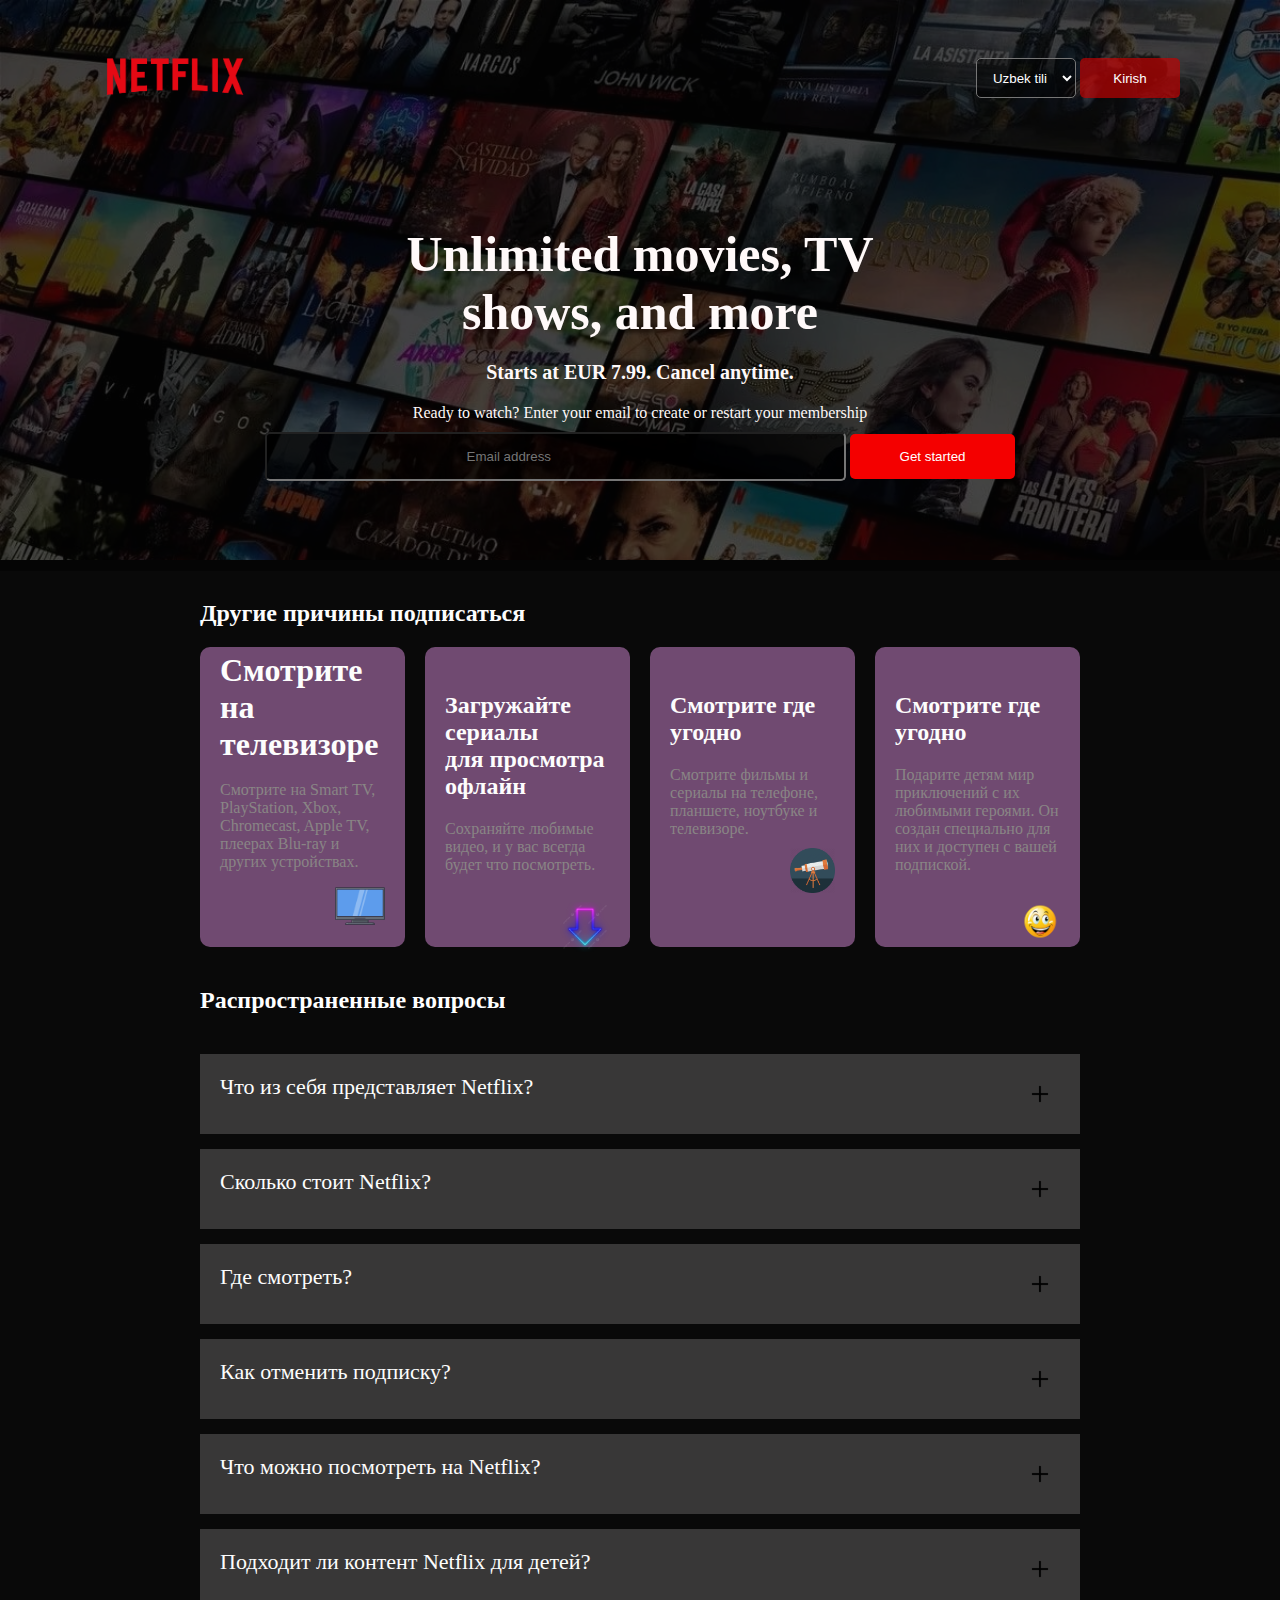
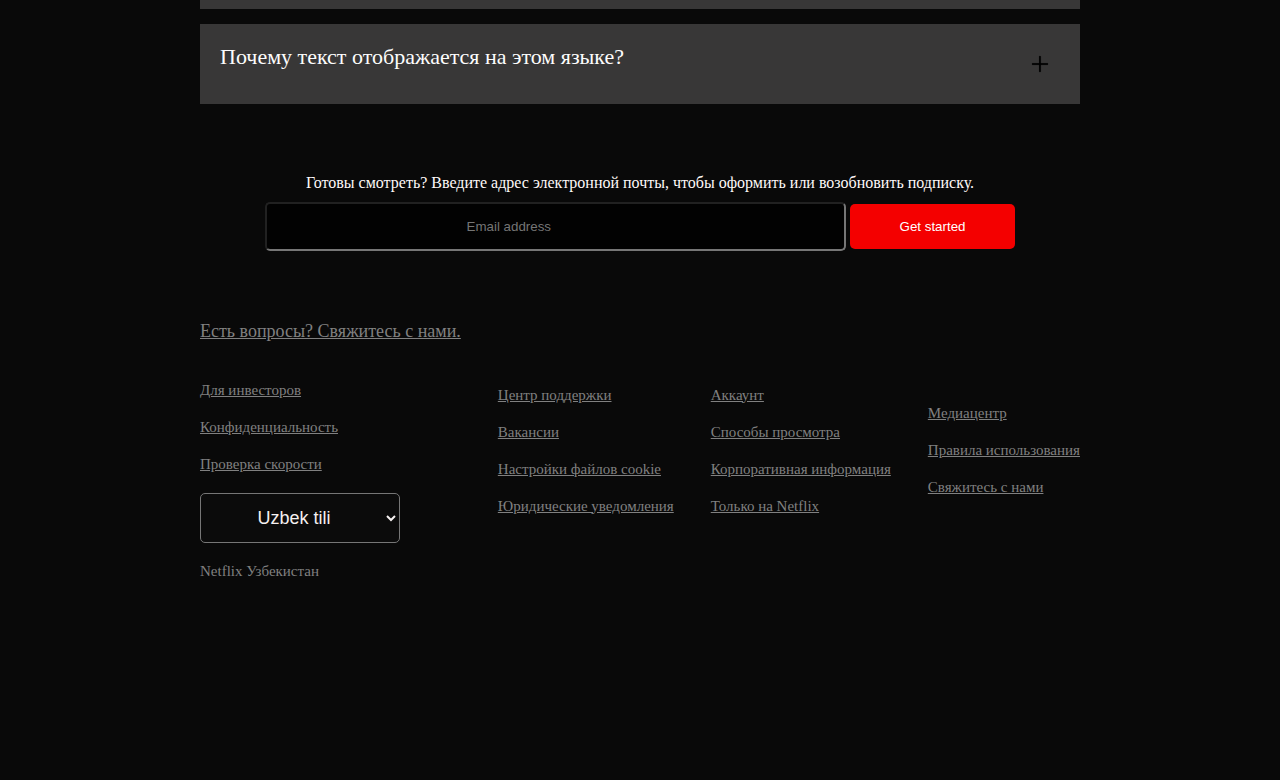
<file: index.html>
<!DOCTYPE html>
<html lang="en">
<head>
    <meta charset="UTF-8">
    <meta name="viewport" content="width=device-width, initial-scale=1.0">
    <title>netflik</title>
    <link rel="stylesheet" href="./style.css">
   <link rel="shortcut icon" href="./netflix-transparent-netflix-free-free-png.webp" type="image/x-icon">
</head>
<body>
    <header>
      <div class="blour">
        <nav>
            <div>
               <img src="./Netflix-logo.png" alt=""b width="150px">
            </div>
<div>
    <select>
        <option value="uz">Uzbek tili</option>
        <option value="en">Eng tili </option>
        <option value="ru">Rus tili</option>
    </select>
    <button>Kirish </button>
</div>
        </nav>
        <div class="content">
            <h1>Unlimited movies, TV <br> shows, and more</h1>
            <h3>Starts at EUR 7.99. Cancel anytime.</h3>
            <p>Ready to watch? Enter your email to create or restart your membership</p>
            <input type="email" placeholder="Email address">
            <button>Get started     </button>
        </div>
      </div>

    </header>
    <main >

        <section class="info">
        <h2>Другие причины подписаться</h2>
        <div class="kartalar">
            <div class="karta">
                <h1>Смотрите на телевизоре</h1>
                <br>
                <p>Смотрите на Smart TV, PlayStation, Xbox, Chromecast, Apple TV, плеерах Blu-ray и других устройствах.</p>
                <img src="./image copy 4.png" alt="" width="50px">
            </div>
            
            <div class="karta">
                <h2>Загружайте сериалы <br>для просмотра офлайн</h2>
                <p>Сохраняйте любимые видео, и у вас всегда будет что посмотреть.</p>
               <br>
                <img src="./image copy.png" alt="" width="50px">
            </div>
            <div class="karta">
                <h2>Смотрите где угодно</h2>
                <p>Смотрите фильмы и сериалы на телефоне, планшете, ноутбуке и телевизоре.
    
                </p>
                <img src="./image copy 2.png" alt="" width="45px" >
            </div>
            <div class="karta">
                <h2>Смотрите где угодно</h2>
                <p>Подарите детям мир приключений с их любимыми героями. Он создан специально для них и доступен с вашей подпиской.</p>
              <br>
                <img src="./image copy 3.png" alt="" width="40px">
            </div>
        
        </div>
    </section>
    <section class="faq">
        <h2>Распространенные вопросы</h2>
<div class="savollar">
    <div class="savol">
        <p>Что из себя представляет Netflix?</p>
        <img src="./small-plus-png-image-88078.png" alt="" width="40px">
    </div>
    <div class="savol">
        <p> Сколько стоит Netflix?</p>
        <img src="./small-plus-png-image-88078.png" alt="" width="40px"  >
    </div>
    <div class="savol">
        <p> Где смотреть?</p>
        <img src="./small-plus-png-image-88078.png" alt="" width="40px">
    </div>
    <div class="savol">
        <p>
            Как отменить подписку?</p>
        <img src="./small-plus-png-image-88078.png" alt="" width="40px">
    </div>
    <div class="savol">
        <p>
            Что можно посмотреть на Netflix?</p>
        <img src="./small-plus-png-image-88078.png" alt="" width="40px">
    </div>
    <div class="savol">
        <p>
            Подходит ли контент Netflix для детей?</p>
        <img src="./small-plus-png-image-88078.png" alt="" width="40px">
    </div>
    <div class="savol">
        <p>
            Почему текст отображается на этом языке?</p>
        <img src="./small-plus-png-image-88078.png" alt="" width="40px">
    </div>
   
</div>
       
    </section>
    <section class="content">
        <p>Готовы смотреть? Введите адрес электронной почты, чтобы оформить или возобновить подписку.
        </p>
        <input type="email" placeholder="Email address">
        <button>Get started     </button>
    </section>
    </main>
    <footer>
     
        <div ><a href="https://help.netflix.com/ru/contactus" class="text1"> Есть вопросы? Свяжитесь с нами.</a>
        <a href="https://help.netflix.com/ru/node/412">Для инвесторов</a>
        <a href="https://ir.netflix.net/ir-overview/profile/default.aspx">Конфиденциальность</a>
        <a href="https://fast.com/">Проверка скорости</a>
<select>
    <option value="uz">Uzbek tili</option>
    <option value="en">Eng tili </option>
    <option value="ru">Rus tili</option>
</select>
     <p>Netflix Узбекистан</p>
</div>
        <div >
            <a href="https://help.netflix.com/ru">Центр поддержки</a>
            <a href="https://jobs.netflix.com/">Вакансии</a>
            <a href="https://www.onetrust.com/products/cookie-consent/">Настройки файлов cookie</a>
            <a href="">Юридические уведомления</a>
      </div>
        <div >
            <a href="https://www.netflix.com/login?nextpage=https%3A%2F%2Fwww.netflix.com%2Fyouraccount"> Аккаунт</a>
            <a href="https://help.netflix.com/ru/node/14361">Способы просмотра</a>
            <a href="https://help.netflix.com/ru/node/134094">Корпоративная информация</a>
            <a href="https://www.netflix.com/uz/browse/genre/839338">Только на Netflix</a>
        </div>
        <div >
            <a href="https://media.netflix.com/en/"> Медиацентр</a>
            <a href="https://help.netflix.com/legal/termsofuse">Правила использования</a>
            <a href="https://help.netflix.com/ru/contactus">Свяжитесь с нами</a>
        </div>
     
    </footer>
</body>
</html>
</file>
<file: style.css>
*{
    padding: 0;
    margin: 0;
    box-sizing: border-box;
}
header{
    background-image: url(./image.png);
    background-repeat: no-repeat;
    background-size: cover;
height: 560px;
}
nav{
    padding: 0 100px;
    display: flex;
    justify-content: space-between;
    align-items: center;

}
nav button{
    width: 100px;
    height: 40px;
    background-color: #c20202ad;
    color: #ffffff;
    border-radius: 5px;
    border: none;
}
nav select{
    width: 100px;
    height: 40px;
    background-color: #00000071;
    color: #ffffff;
    border-radius: 5px;
    text-align: center;
}
.blour{
    background-color: #030303a7;
    padding:  1px 0 20px 0;
}
.content{
    text-align: center;
    margin:  0 200px ;
    color: #fff9f9;
    font-family: Georgia, 'Times New Roman', Times, serif;

}
.content button, input{
    padding: 50px;

}
.content h1 {
    font-size: 50px;
    margin-bottom: 20px;
}
.content h3 {
    font-size: 20px;
    margin-bottom: 20px;
}
.content p {
    font-size: 17px;
    margin-bottom: 20px;
}
.content input{
    padding: 10px;
    border-radius: 5px;
    background-color: rgba(0, 0, 0, 0.4);
}
.content button{
    padding: 10px;
    border-radius: 5px;
    border: none;
    color: #ffffff;
    background-color: #ef0101a8;
}
body{
    background-color: #090909;
}
.info{
    color: #fdfdfd;
    padding:  0 200px;
}
.info h2 {
    font-family: Georgia, 'Times New Roman', Times, serif;
    margin-top: 40px;
    margin-bottom: 20px;

}
.info .kartalar{
    display: flex;
    justify-content: space-between;
    gap: 20px;
}
.info .karta{
    background-color: #704a71;
    width: 250px ;
    height: 300px;
    border-radius: 10px;
    display: flex;
    flex-direction: column;
    padding: 5px 20px 20px 20px ;
    font-family: Georgia, 'Times New Roman', Times, serif;
}
.info .karta p {
    color: #898585;
}
.info .karta img {
    align-self: self-end;
    margin-top: 10px;
}
.faq{
    padding: 0 200px;
}
.faq .savollar{
    display: flex;
    flex-direction: column;
    gap: 15px;
}
.faq .savol {
background-color: #383737;
display: flex;
justify-content: space-between;
padding: 20px;

}
.faq h2 {
    margin:  40px 0 ;
   
}
.faq .savol p {
    font-size: 22px;
    color: #fdfdfd;
}
.savol:hover{
    transition: 1s;
    background-color: #6e6b6b;
    cursor: pointer;

}
.content{
    padding: 70px 200px ;
    text-align: center;
    margin: 0 0;
}
.content p{
    font-size: 16px;
    margin-bottom: 10px;
}
.content input{
    padding: 15px 200px;
    background-color: #000000ac;
}
.content button {
    padding: 15px 50px;
    background-color: #f40000;
    color: #ffffff;
}
.faq h2 {
    color: #ffffff;
}
.finiw{
    color: #f8f3f3;
}
.info{
    color: #fdfdfd;
    padding:  0 200px;
}
footer{
    display: flex;
    justify-content: space-between;
    align-items: center;
    padding: 0 200px 200px;
}
footer a{
    font-size: 15px;
    color:grey;
}
footer div {
    display: flex;
    flex-direction: column;
    gap: 20px;

}
footer .text1{
    font-size: 18px;
    margin-bottom: 20px;

}
footer select {
    width: 200px ;
    height: 50px ;
    background-color: #0b0b0b;
    color: #f5f0f0;
    font-size: 18px ;
    text-align: center;
    border-radius: 5px;

}
footer p{
    font-size: 15px;
    color: gray;
}
</file>
